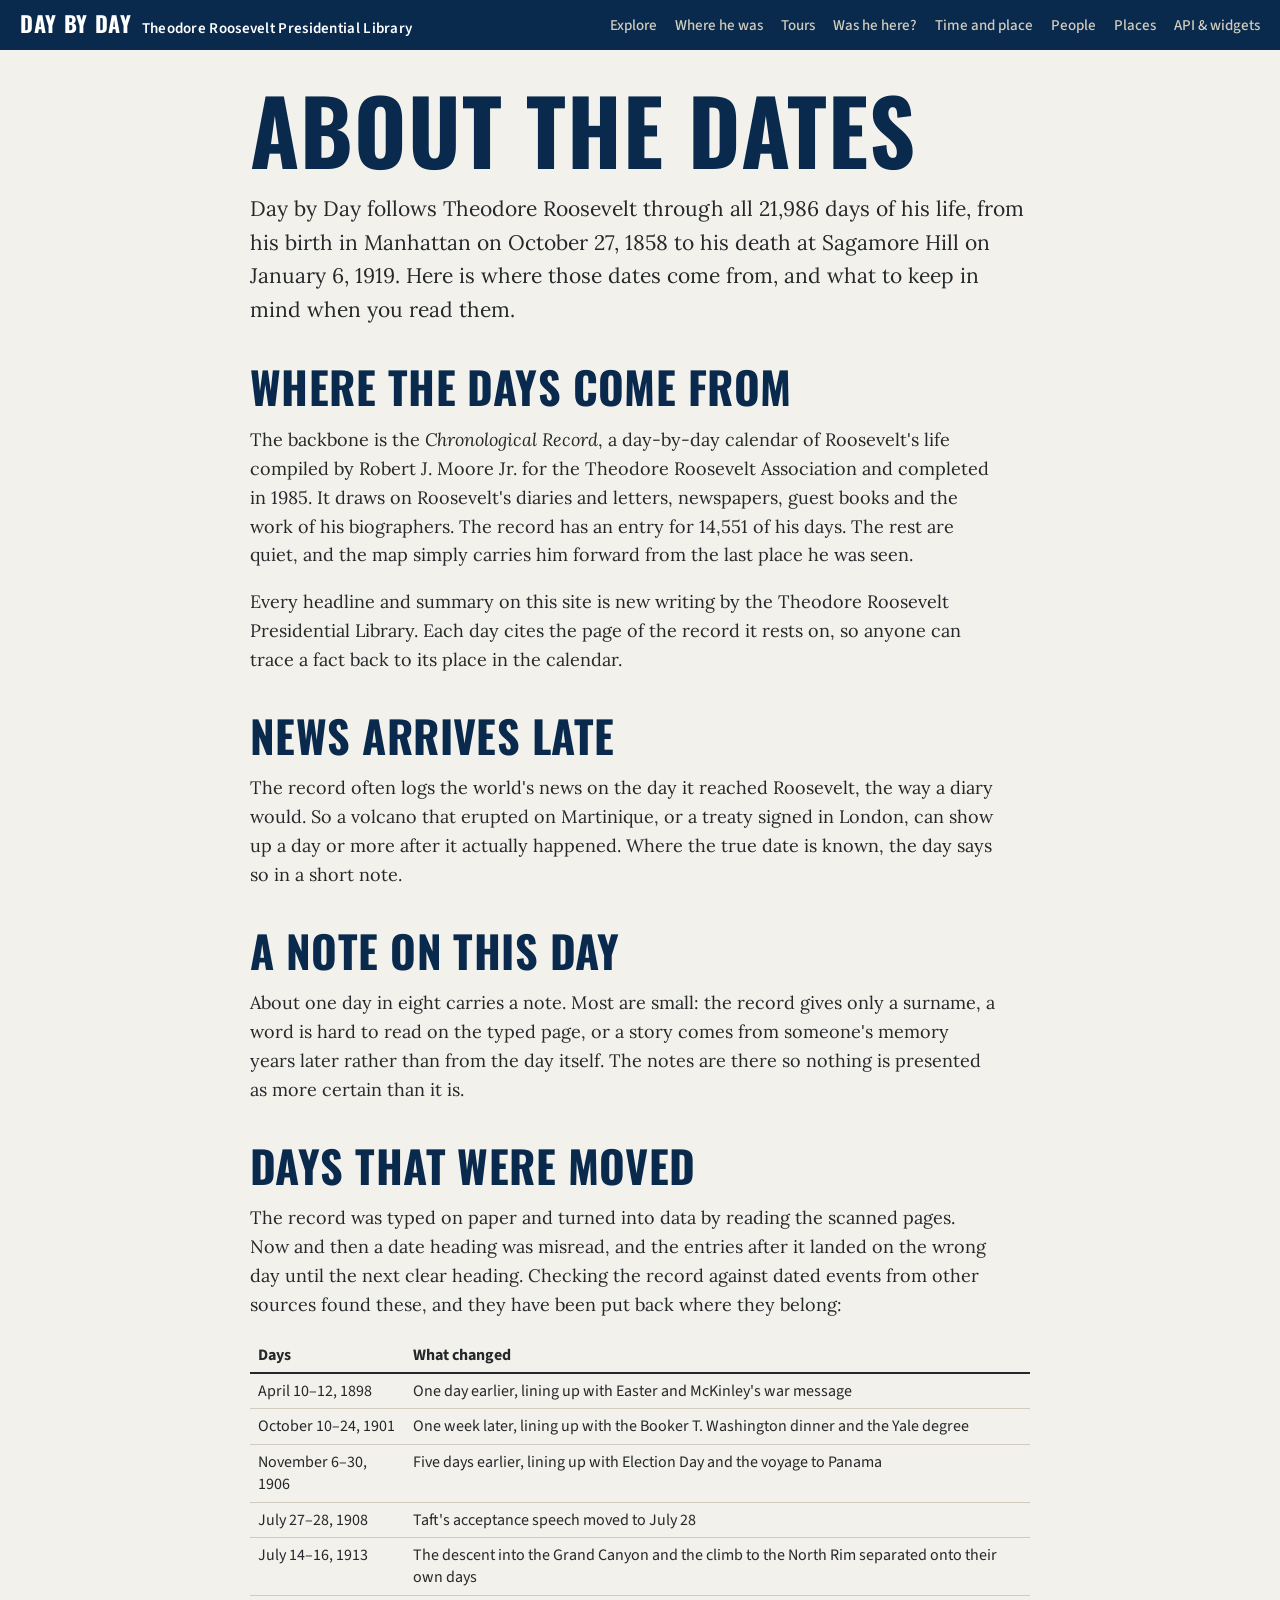
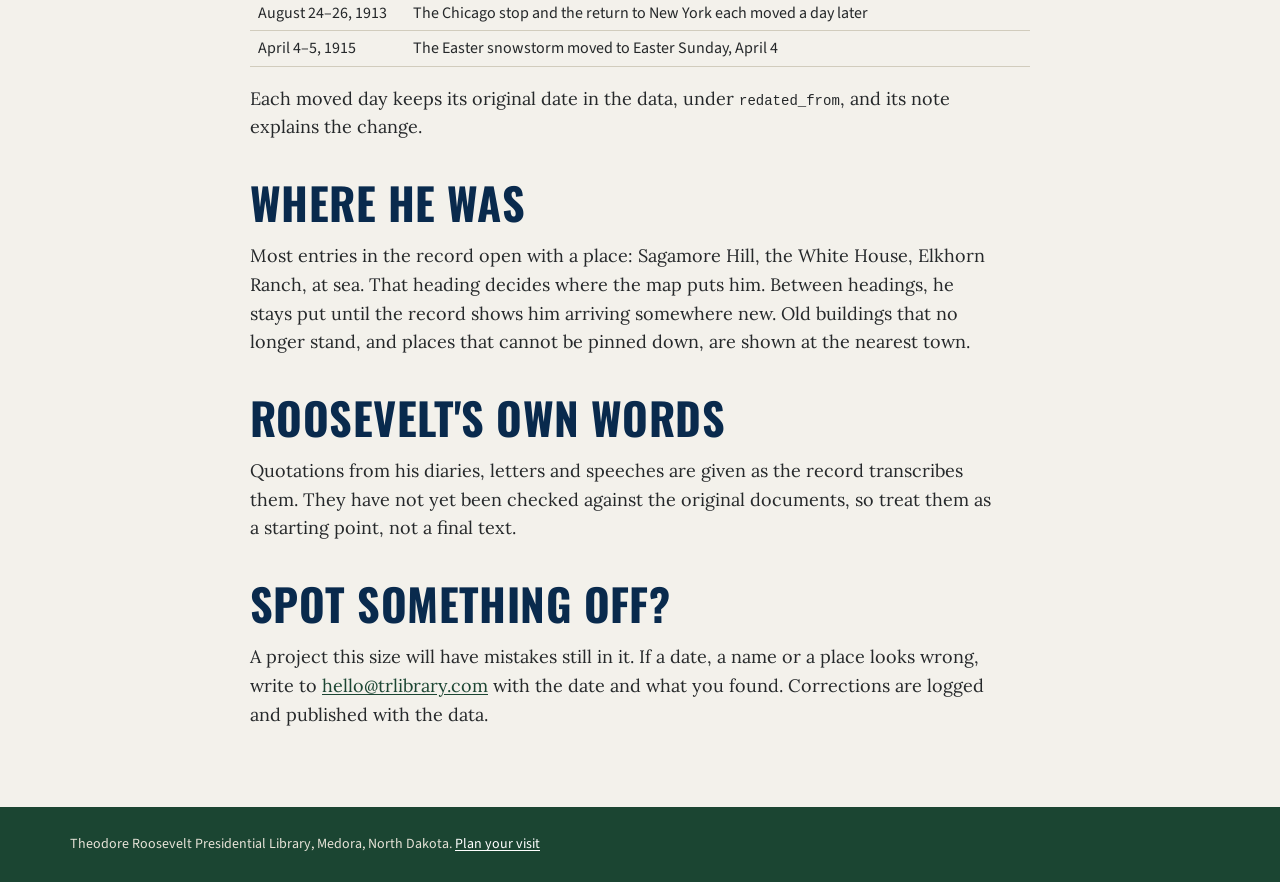
<file: site/about.html>
<!doctype html>
<html lang="en">
<head>
<meta charset="utf-8">
<meta name="viewport" content="width=device-width, initial-scale=1">
<title>About the dates | Theodore Roosevelt Day by Day</title>
<meta name="description" content="Where Day by Day's dates come from, why a few world events appear a day or more late, and how corrections are made.">
<meta property="og:title" content="About the dates | Theodore Roosevelt Day by Day">
<meta property="og:description" content="Where Day by Day's dates come from, why a few world events appear a day or more late, and how corrections are made.">
<meta property="og:type" content="website">
<meta property="og:site_name" content="Theodore Roosevelt Presidential Library">
<link rel="preconnect" href="https://fonts.googleapis.com">
<link href="https://fonts.googleapis.com/css2?family=Oswald:wght@600;700&family=Lora:ital,wght@0,400;0,700;1,400&family=Source+Sans+3:wght@400;600;700&display=swap" rel="stylesheet">
<link rel="stylesheet" href="assets/app.css">
<style>
  .doc { max-width: 820px; }
  .doc h2 { color: var(--night); margin-top: 40px; }
  .doc p, .doc li { max-width: 68ch; font-size: 18px; line-height: 1.6; }
  .doc .lede { font-size: 21px; }
  .doc table td, .doc table th { font-size: 16px; }
</style>
</head>
<body>
<header class="bar">
  <a class="brand" href="index.html"><b>Day by Day</b>Theodore Roosevelt Presidential Library</a>
  <nav><a href="index.html">Explore</a><a href="map.html">Where he was</a><a href="tours.html">Tours</a><a href="near.html">Was he here?</a><a href="timeplace.html">Time and place</a><a href="people.html">People</a><a href="places.html">Places</a><a href="api.html">API &amp; widgets</a></nav>
</header>
<main class="wrap doc" style="padding:36px 20px 60px">
  <h1 style="color:var(--night)">About the dates</h1>
  <p class="lede">Day by Day follows Theodore Roosevelt through all 21,986 days of his life, from his birth in Manhattan on October 27, 1858 to his death at Sagamore Hill on January 6, 1919. Here is where those dates come from, and what to keep in mind when you read them.</p>

  <h2>Where the days come from</h2>
  <p>The backbone is the <i>Chronological Record</i>, a day-by-day calendar of Roosevelt's life compiled by Robert J. Moore Jr. for the Theodore Roosevelt Association and completed in 1985. It draws on Roosevelt's diaries and letters, newspapers, guest books and the work of his biographers. The record has an entry for 14,551 of his days. The rest are quiet, and the map simply carries him forward from the last place he was seen.</p>
  <p>Every headline and summary on this site is new writing by the Theodore Roosevelt Presidential Library. Each day cites the page of the record it rests on, so anyone can trace a fact back to its place in the calendar.</p>

  <h2>News arrives late</h2>
  <p>The record often logs the world's news on the day it reached Roosevelt, the way a diary would. So a volcano that erupted on Martinique, or a treaty signed in London, can show up a day or more after it actually happened. Where the true date is known, the day says so in a short note.</p>

  <h2>A note on this day</h2>
  <p>About one day in eight carries a note. Most are small: the record gives only a surname, a word is hard to read on the typed page, or a story comes from someone's memory years later rather than from the day itself. The notes are there so nothing is presented as more certain than it is.</p>

  <h2>Days that were moved</h2>
  <p>The record was typed on paper and turned into data by reading the scanned pages. Now and then a date heading was misread, and the entries after it landed on the wrong day until the next clear heading. Checking the record against dated events from other sources found these, and they have been put back where they belong:</p>
  <table class="list-table">
    <thead><tr><th>Days</th><th>What changed</th></tr></thead>
    <tbody>
      <tr><td>April 10–12, 1898</td><td>One day earlier, lining up with Easter and McKinley's war message</td></tr>
      <tr><td>October 10–24, 1901</td><td>One week later, lining up with the Booker T. Washington dinner and the Yale degree</td></tr>
      <tr><td>November 6–30, 1906</td><td>Five days earlier, lining up with Election Day and the voyage to Panama</td></tr>
      <tr><td>July 27–28, 1908</td><td>Taft's acceptance speech moved to July 28</td></tr>
      <tr><td>July 14–16, 1913</td><td>The descent into the Grand Canyon and the climb to the North Rim separated onto their own days</td></tr>
      <tr><td>August 24–26, 1913</td><td>The Chicago stop and the return to New York each moved a day later</td></tr>
      <tr><td>April 4–5, 1915</td><td>The Easter snowstorm moved to Easter Sunday, April 4</td></tr>
    </tbody>
  </table>
  <p>Each moved day keeps its original date in the data, under <code>redated_from</code>, and its note explains the change.</p>

  <h2>Where he was</h2>
  <p>Most entries in the record open with a place: Sagamore Hill, the White House, Elkhorn Ranch, at sea. That heading decides where the map puts him. Between headings, he stays put until the record shows him arriving somewhere new. Old buildings that no longer stand, and places that cannot be pinned down, are shown at the nearest town.</p>

  <h2>Roosevelt's own words</h2>
  <p>Quotations from his diaries, letters and speeches are given as the record transcribes them. They have not yet been checked against the original documents, so treat them as a starting point, not a final text.</p>

  <h2>Spot something off?</h2>
  <p>A project this size will have mistakes still in it. If a date, a name or a place looks wrong, write to <a href="mailto:hello@trlibrary.com?subject=Day%20by%20Day%20correction">hello@trlibrary.com</a> with the date and what you found. Corrections are logged and published with the data.</p>
</main>
<footer class="site"><div class="wrap">Theodore Roosevelt Presidential Library, Medora, North Dakota. <a href="https://www.trlibrary.com/visit">Plan your visit</a></div></footer>
</body>
</html>
</file>
<file: site/assets/app.css>
/* Day by Day — TRPL brand tokens (Brand Identity System, 2020) */
:root {
  --night: #092A4D;        /* Night Sky */
  --night-2: #0E355F;
  --forest: #1B4532;       /* Dark Forest */
  --forest-bright: #8FC895;/* Bright Forest */
  --sand: #D1CCBD;         /* Sand */
  --sand-2: #E6E2D7;
  --paper: #F3F1EB;
  --ink: #25282A;          /* Dark Gray */
  --ink-2: #4A4F52;
  --sky: #99ADC5;          /* Gray Sky */
  --s1: #3B5F86;           /* day with a routine entry */
  --s2: #F9D635;           /* Sunset Yellow */
  --s3: #FC924E;           /* Sunset Orange */
  --s4: #E7805D;           /* Deep Orange */
  --s5: #F36079;           /* Sunset Pink */
  --none: #12385F;
  --display: "Dharma Gothic E", "Dharma Gothic", "Oswald", "Arial Narrow", sans-serif;
  --serif: "ITC Clearface", "Clearface", "Lora", Georgia, serif;
  --sans: "Frutiger Next", "Frutiger", "Source Sans 3", "Segoe UI", system-ui, sans-serif;
  --radius: 3px;
}
* { box-sizing: border-box; }
html { -webkit-text-size-adjust: 100%; }
body { margin: 0; background: var(--paper); color: var(--ink); font: 17px/1.6 var(--serif); }
a { color: var(--forest); text-underline-offset: 2px; }
a:hover { color: var(--ink); }
:focus-visible { outline: 3px solid var(--s3); outline-offset: 2px; }
img { max-width: 100%; }

.bar { background: var(--night); color: #fff; padding: 12px 20px; display: flex; align-items: center; gap: 20px; flex-wrap: wrap; }
.bar .brand { font: 600 15px/1.2 var(--sans); color: #fff; text-decoration: none; letter-spacing: .02em; }
.bar .brand b { font: 700 22px/1 var(--display); text-transform: uppercase; letter-spacing: .03em; margin-right: 10px; }
.bar nav { margin-left: auto; display: flex; gap: 18px; flex-wrap: wrap; }
.bar nav a { color: var(--sand); font: 500 15px var(--sans); text-decoration: none; }
.bar nav a:hover, .bar nav a[aria-current] { color: #fff; text-decoration: underline; }

h1, h2, .display { font-family: var(--display); font-weight: 700; text-transform: uppercase; letter-spacing: .01em; line-height: .95; margin: 0; }
h1 { font-size: clamp(40px, 7vw, 92px); }
h2 { font-size: clamp(28px, 3.6vw, 44px); margin-bottom: 14px; }
h3 { font: 700 20px/1.25 var(--serif); margin: 0 0 6px; }
.small { font: 14px/1.45 var(--sans); color: var(--ink-2); }
.wrap { max-width: 1180px; margin: 0 auto; padding: 0 20px; }

/* hero: life grid */
.hero { background: var(--night); color: #fff; padding: 36px 0 28px; }
.hero h1 { color: #fff; max-width: 14ch; }
.hero .lede { font: 19px/1.55 var(--serif); color: var(--sand); max-width: 60ch; margin: 16px 0 22px; }
.legend { display: flex; gap: 16px; flex-wrap: wrap; font: 13px var(--sans); color: var(--sky); align-items: center; }
.legend i { display: inline-block; width: 11px; height: 11px; border-radius: 2px; margin-right: 6px; vertical-align: -1px; }
.gridwrap { position: relative; margin-top: 18px; overflow-x: auto; padding-bottom: 6px; }
canvas.lifegrid { display: block; cursor: crosshair; image-rendering: pixelated; }
.gridtip { position: absolute; pointer-events: none; background: #fff; color: var(--ink); border-radius: var(--radius);
  padding: 8px 10px; font: 14px/1.35 var(--sans); max-width: 300px; box-shadow: 0 6px 20px rgba(9,42,77,.35); display: none; z-index: 5; }
.gridtip b { display: block; font: 700 15px/1.3 var(--serif); }
.filters { display: flex; gap: 10px; flex-wrap: wrap; align-items: center; margin-top: 16px; }
.filters input[type=search] { font: 16px var(--sans); padding: 9px 12px; border: 0; border-radius: var(--radius); min-width: min(320px, 100%); }
.chip { font: 600 13px var(--sans); border: 1px solid var(--sky); color: var(--sand); background: transparent; border-radius: 99px; padding: 5px 11px; cursor: pointer; }
.chip[aria-pressed=true] { background: var(--forest-bright); color: var(--night); border-color: var(--forest-bright); }
.hits { font: 14px var(--sans); color: var(--sky); }

/* reading layout */
.cols { display: grid; grid-template-columns: minmax(0, 1.5fr) minmax(0, 1fr); gap: 40px; padding: 36px 20px 60px; max-width: 1180px; margin: 0 auto; }
@media (max-width: 860px) { .cols { grid-template-columns: 1fr; gap: 28px; } }
.daycard { background: #fff; border-top: 6px solid var(--s3); padding: 22px 24px 24px; border-radius: 0 0 var(--radius) var(--radius); }
.daycard .date { font: 700 30px/1 var(--display); text-transform: uppercase; color: var(--night); }
.daycard .meta { font: 14px/1.5 var(--sans); color: var(--ink-2); margin: 6px 0 14px; }
.daycard .headline { font: 700 24px/1.25 var(--serif); margin: 0 0 8px; }
.daycard .summary { font-size: 18px; margin: 0 0 16px; max-width: 64ch; }
.daycard .empty { color: var(--ink-2); font-style: italic; }
.events { list-style: none; padding: 0; margin: 0 0 16px; border-left: 2px solid var(--sand); }
.events li { padding: 4px 0 4px 14px; position: relative; font-size: 16px; }
.events li::before { content: ""; position: absolute; left: -6px; top: 13px; width: 10px; height: 10px; border-radius: 50%; background: var(--sand); }
.events .act { font: 600 12px var(--sans); color: var(--forest); background: #EAF4EB; padding: 1px 7px; border-radius: 99px; margin-right: 6px; white-space: nowrap; }
blockquote.trq { margin: 0 0 12px; padding: 10px 16px; background: var(--sand-2); border-left: 4px solid var(--forest); font-style: italic; }
blockquote.trq footer { font: normal 12px/1.5 var(--sans); color: var(--ink-2); margin-top: 6px; }
blockquote.trq footer cite { font-style: normal; display: block; }
blockquote.trq footer .qsrc { display: block; font-weight: 600; }
blockquote.trq footer .qsrc a { color: var(--forest); }
blockquote.trq footer .qnote { display: block; }
.taglist { display: flex; gap: 6px; flex-wrap: wrap; margin: 6px 0 0; padding: 0; list-style: none; }
.taglist a { font: 600 13px var(--sans); background: var(--sand-2); color: var(--ink); padding: 3px 9px; border-radius: 99px; text-decoration: none; }
.who { list-style: none; padding: 0; margin: 0; columns: 2 220px; }
.who li { break-inside: avoid; padding: 2px 0; font-size: 16px; }
.who .role { font: 12px var(--sans); color: var(--ink-2); }
.daynav { display: flex; justify-content: space-between; gap: 10px; margin-top: 18px; font: 600 15px var(--sans); }
.side h2 { color: var(--night); }
.otd { list-style: none; padding: 0; margin: 0; }
.otd li { padding: 12px 0 12px 12px; border-bottom: 1px solid var(--sand); border-left: 4px solid var(--s1); }
.otd li.sig2 { border-left-color: var(--s2); } .otd li.sig3 { border-left-color: var(--s3); }
.otd li.sig4 { border-left-color: var(--s4); } .otd li.sig5 { border-left-color: var(--s5); }
.otd .yr { font: 700 26px/1 var(--display); color: var(--s4); margin-right: 8px; }
.otd button.linkish { all: unset; cursor: pointer; font: 700 17px/1.3 var(--serif); color: var(--ink); }
.otd button.linkish:hover, .otd button.linkish:focus-visible { text-decoration: underline; }
.src { font: 13px/1.5 var(--sans); color: var(--ink-2); border-top: 1px solid var(--sand); padding-top: 10px; margin-top: 16px; }
.btn { display: inline-block; font: 600 15px var(--sans); background: var(--night); color: #fff; padding: 10px 16px; border-radius: var(--radius); text-decoration: none; border: 0; cursor: pointer; }
.btn:hover { background: var(--forest); color: #fff; }
.list-table { width: 100%; border-collapse: collapse; font: 15px/1.4 var(--sans); }
.list-table th { text-align: left; font-weight: 700; border-bottom: 2px solid var(--ink); padding: 6px 8px; }
.list-table td { border-bottom: 1px solid var(--sand); padding: 6px 8px; vertical-align: top; }
.list-table td.d { white-space: nowrap; }
pre, code { font: 14px/1.5 ui-monospace, SFMono-Regular, Menlo, monospace; }
pre { background: var(--night); color: var(--sand-2); padding: 14px 16px; overflow-x: auto; border-radius: var(--radius); }
footer.site { background: var(--forest); color: var(--sand-2); padding: 26px 20px; font: 14px/1.6 var(--sans); }
footer.site a { color: #fff; }
#map { height: 62vh; min-height: 380px; border-radius: var(--radius); }
.mapctl { display: flex; gap: 12px; align-items: center; flex-wrap: wrap; margin: 14px 0; font: 15px var(--sans); }
.mapctl input[type=range] { flex: 1; min-width: 200px; accent-color: var(--s3); }
.stay-now { font: 700 22px/1.2 var(--serif); }
@media (prefers-reduced-motion: reduce) { * { transition: none !important; animation: none !important; } }

.dnote { margin: 16px 0 0; padding: 10px 14px; background: var(--sand-2); border-left: 3px solid var(--s4); border-radius: 4px; font-size: 15px; line-height: 1.45; }
.dnote b { font-weight: 700; color: var(--night); }

/* tours */
:root { --k-speaking: #FC924E; --k-campaign: #F36079; --k-expedition: #1B4532; --k-abroad: #3B5F86; --k-hunting: #C9A227; --k-military: #8B5A2B; }
.kind { font: 700 12px var(--sans); text-transform: uppercase; letter-spacing: .06em; color: var(--k, var(--ink-2)); }
.kind-speaking { --k: var(--k-speaking); } .kind-campaign { --k: var(--k-campaign); } .kind-expedition { --k: var(--k-expedition); }
.kind-abroad { --k: var(--k-abroad); } .kind-hunting { --k: var(--k-hunting); } .kind-military { --k: var(--k-military); }
.tourline { position: relative; height: 46px; margin: 18px 0 6px; background: var(--sand-2); border-radius: var(--radius); }
.tourline a { position: absolute; top: 8px; height: 30px; min-width: 4px; background: var(--k); border-radius: 2px; opacity: .85; }
.tourline a:hover, .tourline a:focus-visible { opacity: 1; outline: 2px solid var(--night); outline-offset: 1px; }
.tourline .yr { position: absolute; top: 48px; font: 12px var(--sans); color: var(--ink-2); transform: translateX(-50%); }
.tourcards { display: grid; grid-template-columns: repeat(auto-fill, minmax(280px, 1fr)); gap: 18px; margin-top: 22px; }
.tourcard { background: #fff; border-top: 5px solid var(--k); border-radius: 0 0 var(--radius) var(--radius); padding: 14px 16px 16px;
  text-decoration: none; color: var(--ink); display: flex; flex-direction: column; gap: 6px; }
.tourcard:hover { box-shadow: 0 6px 18px rgba(9,42,77,.15); color: var(--ink); }
.tourcard:hover .t { text-decoration: underline; }
.tourcard .t { font: 700 20px/1.2 var(--serif); }
.tourcard .when { font: 14px var(--sans); color: var(--ink-2); }
.tourcard .s { font-size: 16px; line-height: 1.45; margin: 0; }
.tourcard .nums { font: 13px var(--sans); color: var(--ink-2); margin-top: auto; }
svg.route { display: block; width: 100%; height: 120px; background: var(--paper); border-radius: var(--radius); }
.chips-light .chip { color: var(--night); border-color: var(--sky); }
.statrow { display: flex; flex-wrap: wrap; gap: 10px 28px; margin: 14px 0 0; padding: 0; list-style: none; }
.statrow li { font: 14px var(--sans); color: var(--ink-2); }
.statrow b { display: block; font: 700 30px/1 var(--display); color: var(--night); }
.tourbanner { font: 14px/1.4 var(--sans); background: var(--sand-2); border-left: 4px solid var(--s3); padding: 6px 10px; margin: -4px 0 14px; }
.tourbanner a { font-weight: 600; }
.embedbox textarea { width: 100%; font: 13px/1.5 ui-monospace, Menlo, monospace; background: var(--night); color: var(--sand-2); border: 0; border-radius: var(--radius); padding: 12px; resize: vertical; }
</file>
